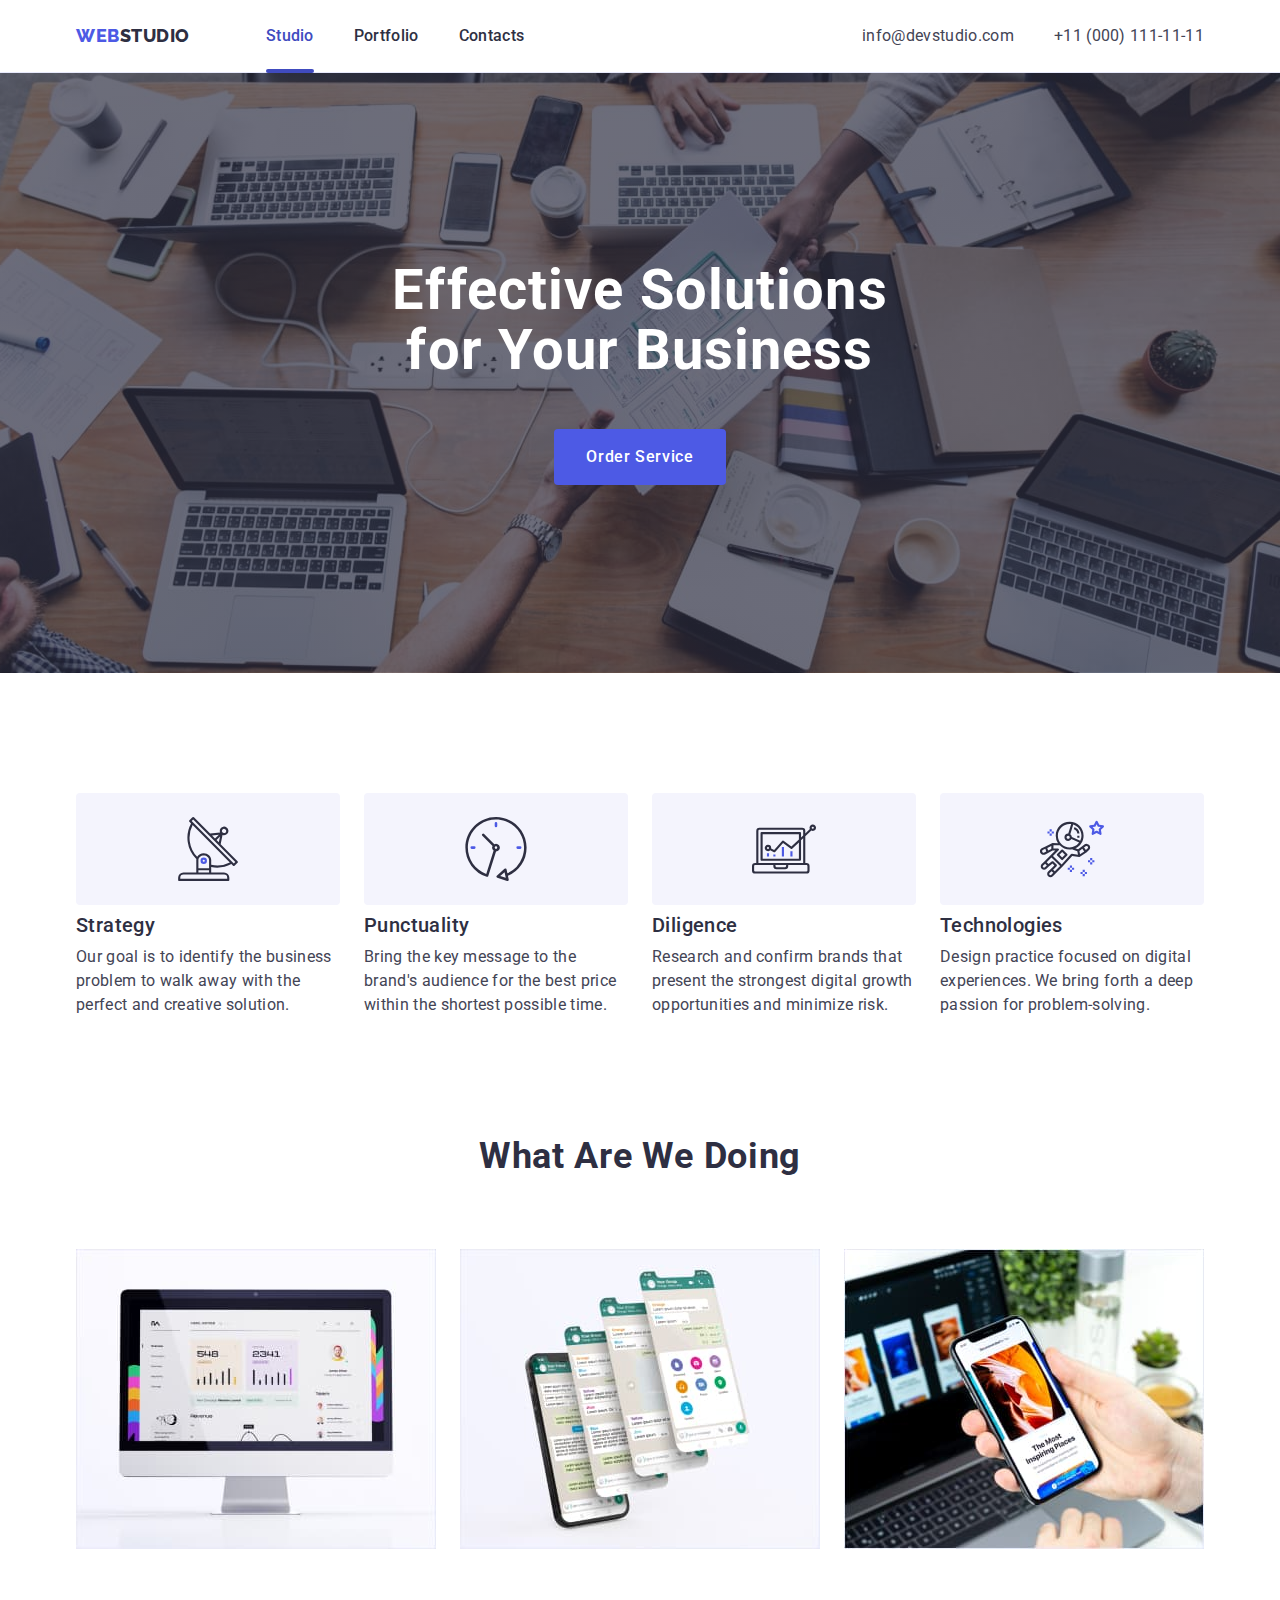
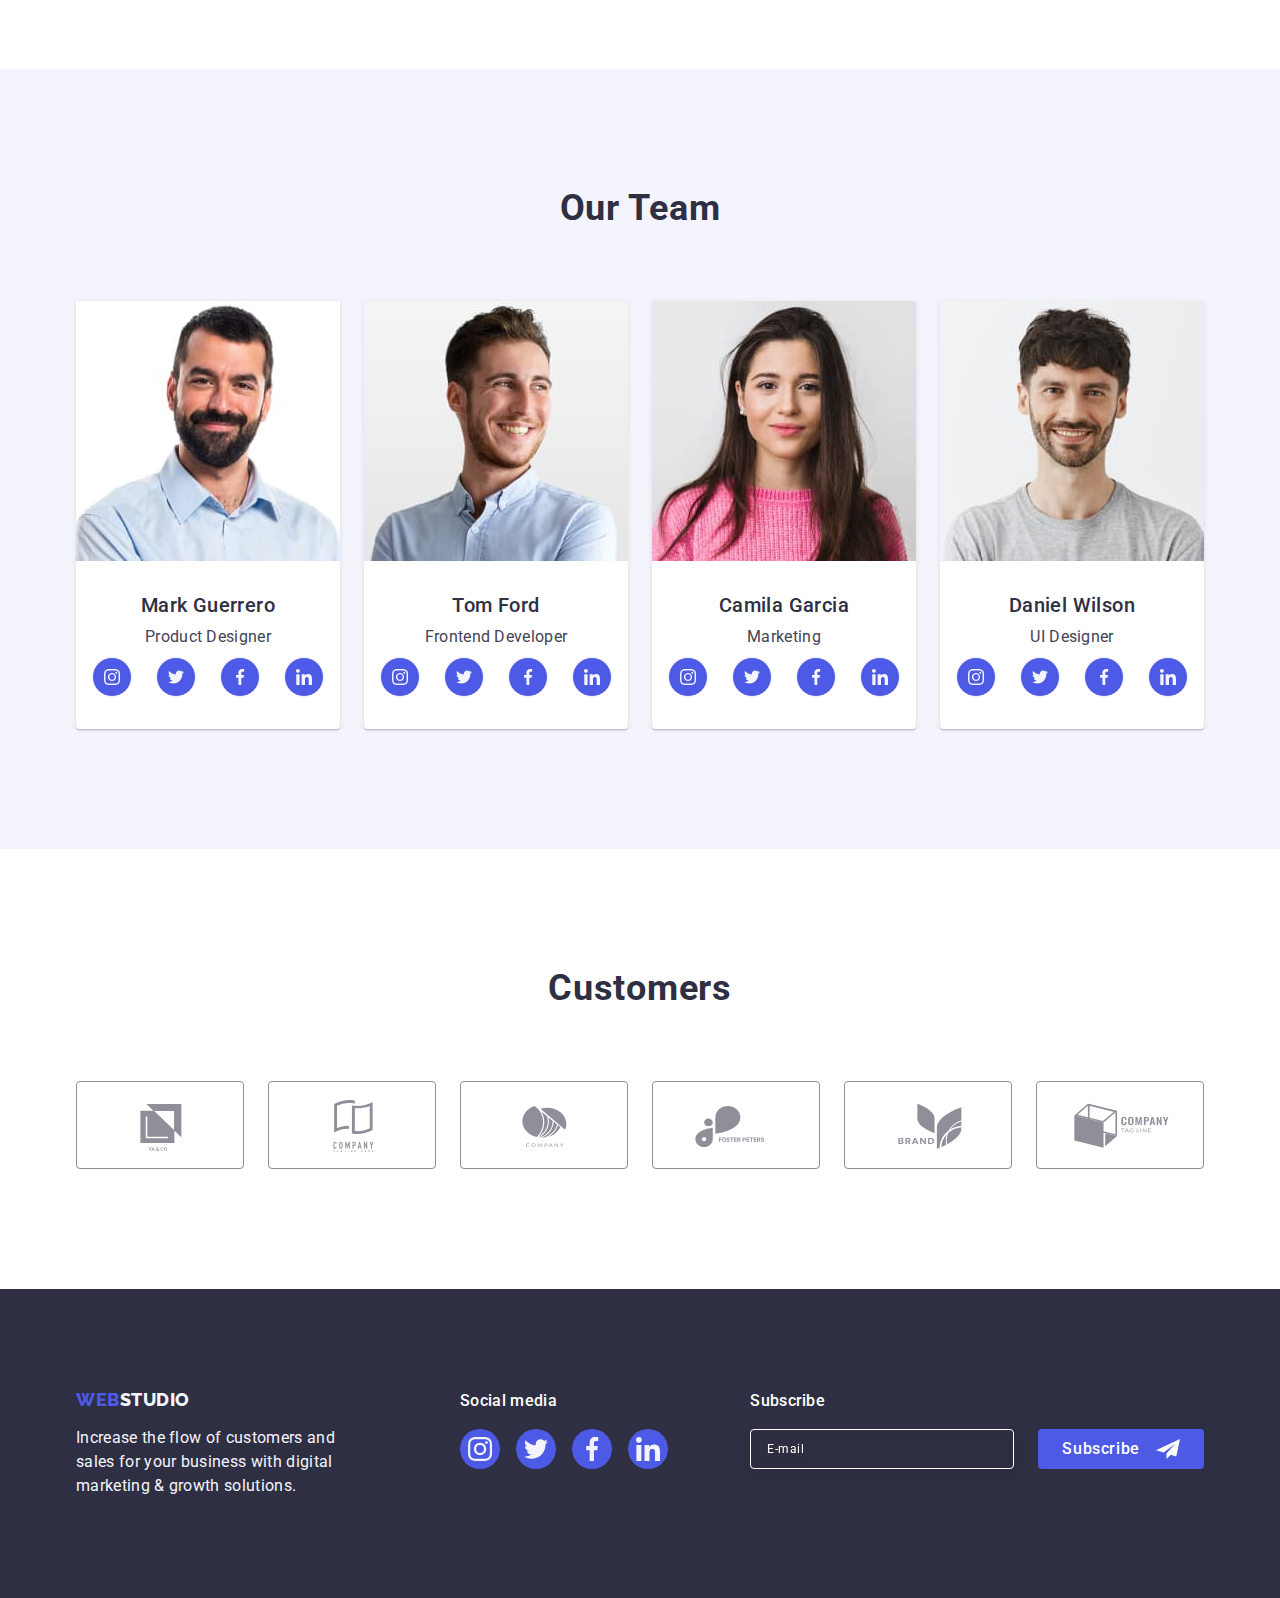
<file: index.html>
<!DOCTYPE html>
<html lang="en">
<head>
    <meta charset="UTF-8">
    <meta http-equiv="X-UA-Compatible" content="IE=edge">
    <meta name="viewport" content="width=device-width, initial-scale=1.0">
    <link rel="preconnect" href="https://fonts.googleapis.com">
    <link rel="preconnect" href="https://fonts.gstatic.com" crossorigin>
    <link href="https://fonts.googleapis.com/css2?family=Raleway:wght@800&family=Roboto:wght@400;500;700;900&display=swap"
        rel="stylesheet">
    <title>WebStudio</title>
    <link href="https://cdn.jsdelivr.net/npm/modern-normalize@2.0.0/modern-normalize.min.css" rel="stylesheet">
    <link rel="stylesheet" href="./css/styles.css">
</head>

<body>
    <header class="header">
        <div class="container header-container">
            <nav class="header-navigation">
                <a class="logo link" href="./index.html">Web<span class="logo-black">Studio</span></a>
                <ul class="header-menu-nav list">
                    <li class="menu-nav-item">
                        <a class="menu-nav-link link current" href="./index.html">Studio</a>
                    </li>
                    <li class="menu-nav-item">
                        <a class="menu-nav-link link" href="./portfolio.html">Portfolio</a>
                    </li>
                    <li class="menu-nav-item">
                        <a class="menu-nav-link link" href="">Contacts</a>
                    </li>
                </ul>
            </nav>
            <address class="contact">
                <ul class="contact-list list">
                    <li class="contact-item">
                        <a class="contact-link link" href="mailto:info@devstudio.com">info@devstudio.com</a>
                    </li>
                    <li class="contact-item">
                        <a class="contact-link link" href="tel:+110001111111">+11 (000) 111-11-11</a>
                    </li>
                </ul>
            </address>
        </div>
    </header>
     
    <main class="main-content">
        <section class="hero">
            <div class="container hero-container">
                <h1 class="hero-title">Effective Solutions for Your Business</h1>
                <button class="hero-btn" type="button" data-modal-open>Order Service</button>
            </div>
        </section>

        <section class="description">
            <div class="container description-container">
                <h2 class="visually-hidden">Specialty</h2>
                <ul class="description-list list">
                    <li class="description-list-item">
                        <div class="description-list-container">
                            <svg class="description-item-icon" width="64" height="64">
                                <use href="./images/icons.svg#icon-antenna"></use>
                            </svg>
                        </div>
                        <h3 class="title">Strategy</h3>
                        <p class="about-description">Our goal is to identify the business problem to walk away with the perfect and creative solution.</p>
                    </li>
                    <li class="description-list-item">
                        <div class="description-list-container">
                            <svg class="description-item-icon" width="64" height="64">
                                <use href="./images/icons.svg#icon-clock"></use>
                            </svg>
                        </div>
                        <h3 class="title">Punctuality</h3>
                        <p class="about-description">Bring the key message to the brand's audience for the best price within the shortest possible time.</p>
                    </li>
                    <li class="description-list-item">
                        <div class="description-list-container">
                            <svg class="description-item-icon" width="64" height="64">
                                <use href="./images/icons.svg#icon-diagram"></use>
                            </svg>
                        </div>
                        <h3 class="title">Diligence</h3>
                        <p class="about-description">Research and confirm brands that present the strongest digital growth opportunities and minimize risk.</p>
                    </li>
                    <li class="description-list-item">
                        <div class="description-list-container">
                            <svg class="description-item-icon" width="64" height="64">
                                <use href="./images/icons.svg#icon-astronaut"></use>
                            </svg>
                        </div>
                        <h3 class="title">Technologies</h3>
                        <p class="about-description">Design practice focused on digital experiences. We bring forth a deep passion for problem-solving.</p>
                    </li>
                </ul>
            </div>
        </section>

        <section class="work">
            <div class="container work-container">
                <h2 class="title-section">What are we doing</h2>
                <ul class="work-list list">
                    <li class="work-list-item">
                        <img class="work-item-img" src="./images/our-work/img-1.jpg" alt="Monitor" width="360" height="300"/>
                    </li>
                    <li class="work-list-item">
                        <img class="work-item-img" src="./images/our-work/img-2.jpg" alt="Structuring" width="360" height="300"/>
                    </li>
                    <li class="work-list-item">
                        <img class="work-item-img" src="./images/our-work/img-3.jpg" alt="Positioning" width="360" height="300"/>
                    </li>
                </ul>
            </div>
        </section>

        <section class="our-team">
            <div class="container our-team-container">
                <h2 class="title-section">Our Team</h2>
                <ul class="team-list list">
                    <li class="team-list-item">
                        <img class="team-photo" src="./images/our-team/team-guerrero.jpg" alt="Product Designer" width="264" height="260"/>
                            <div class="team-card-content">
                                <h3 class="title">Mark Guerrero</h3>
                                <p class="team-position">Product Designer</p>
                                <ul class="social-list list">
                                    <li class="social-items">
                                        <a class="team-social-link link" href="" aria-label="" target="_blank" rel="noopener noferrer">
                                            <svg class="team-social-icon" width="16" height="16">
                                                <use href="./images/icons.svg#icon-instagram"></use>
                                            </svg>
                                        </a>
                                    </li>
                                    <li class="social-items">
                                        <a class="team-social-link link" href="" aria-label="" target="_blank" rel="noopener noferrer">
                                            <svg class="team-social-icon" width="16" height="16">
                                                <use href="./images/icons.svg#icon-twitter"></use>
                                            </svg>
                                        </a>
                                    </li>
                                    <li class="social-items">
                                        <a class="team-social-link link" href="" aria-label="" target="_blank" rel="noopener noferrer">
                                            <svg class="team-social-icon" width="16" height="16">
                                                <use href="./images/icons.svg#icon-facebook"></use>
                                            </svg>
                                        </a>
                                    </li>
                                    <li class="social-items">
                                        <a class="team-social-link link" href="" aria-label="" target="_blank" rel="noopener noferrer">
                                            <svg class="team-social-icon" width="16" height="16">
                                                <use href="./images/icons.svg#icon-linkedin"></use>
                                            </svg>
                                        </a>
                                    </li>
                                </ul>
                            </div>
                    </li>
                    <li class="team-list-item">
                        <img class="team-photo" src="./images/our-team/team-ford.jpg" alt="Frontend Developer" width="264" height="260"/>
                            <div class="team-card-content">
                                <h3 class="title">Tom Ford</h3>
                                <p class="team-position">Frontend Developer</p>
                                <ul class="social-list list">
                                    <li class="social-items">
                                        <a class="team-social-link link" href="" aria-label="" target="_blank" rel="noopener noferrer">
                                            <svg class="team-social-icon" width="16" height="16">
                                                <use href="./images/icons.svg#icon-instagram"></use>
                                            </svg>
                                        </a>
                                    </li>
                                    <li class="social-items">
                                        <a class="team-social-link link" href="" aria-label="" target="_blank" rel="noopener noferrer">
                                            <svg class="team-social-icon" width="16" height="16">
                                                <use href="./images/icons.svg#icon-twitter"></use>
                                            </svg>
                                        </a>
                                    </li>
                                    <li class="social-items">
                                        <a class="team-social-link link" href="" aria-label="" target="_blank" rel="noopener noferrer">
                                            <svg class="team-social-icon" width="16" height="16">
                                                <use href="./images/icons.svg#icon-facebook"></use>
                                            </svg>
                                        </a>
                                    </li>
                                    <li class="social-items">
                                        <a class="team-social-link link" href="" aria-label="" target="_blank" rel="noopener noferrer">
                                            <svg class="team-social-icon" width="16" height="16">
                                                <use href="./images/icons.svg#icon-linkedin"></use>
                                            </svg>
                                        </a>
                                    </li>
                                </ul>
                            </div>
                    </li>
                    <li class="team-list-item">
                        <img class="team-photo" src="./images/our-team/team-garcia.jpg" alt="Marketing" width="264" height="260"/>
                            <div class="team-card-content">
                                <h3 class="title">Camila Garcia</h3>
                                <p class="team-position">Marketing</p>
                                <ul class="social-list list">
                                    <li class="social-items">
                                        <a class="team-social-link link" href="" aria-label="" target="_blank" rel="noopener noferrer">
                                            <svg class="team-social-icon" width="16" height="16">
                                                <use href="./images/icons.svg#icon-instagram"></use>
                                            </svg>
                                        </a>
                                    </li>
                                    <li class="social-items">
                                        <a class="team-social-link link" href="" aria-label="" target="_blank" rel="noopener noferrer">
                                            <svg class="team-social-icon" width="16" height="16">
                                                <use href="./images/icons.svg#icon-twitter"></use>
                                            </svg>
                                        </a>
                                    </li>
                                    <li class="social-items">
                                        <a class="team-social-link link" href="" aria-label="" target="_blank" rel="noopener noferrer">
                                            <svg class="team-social-icon" width="16" height="16">
                                                <use href="./images/icons.svg#icon-facebook"></use>
                                            </svg>
                                        </a>
                                    </li>
                                    <li class="social-items">
                                        <a class="team-social-link link" href="" aria-label="" target="_blank" rel="noopener noferrer">
                                            <svg class="team-social-icon" width="16" height="16">
                                                <use href="./images/icons.svg#icon-linkedin"></use>
                                            </svg>
                                        </a>
                                    </li>
                                </ul>
                            </div>
                    </li>
                    <li class="team-list-item">
                        <img class="team-photo" src="./images/our-team/team-wilson.jpg" alt="UI Designer" width="264" height="260"/>
                            <div class="team-card-content">
                                <h3 class="title">Daniel Wilson</h3>
                                <p class="team-position">UI Designer</p>
                                <ul class="social-list list">
                                    <li class="social-items">
                                        <a class="team-social-link link" href="" aria-label="" target="_blank" rel="noopener noferrer">
                                            <svg class="team-social-icon" width="16" height="16">
                                                <use href="./images/icons.svg#icon-instagram"></use>
                                            </svg>
                                        </a>
                                    </li>
                                    <li class="social-items">
                                        <a class="team-social-link link" href="" aria-label="" target="_blank" rel="noopener noferrer">
                                            <svg class="team-social-icon" width="16" height="16">
                                                <use href="./images/icons.svg#icon-twitter"></use>
                                            </svg>
                                        </a>
                                    </li>
                                    <li class="social-items">
                                        <a class="team-social-link link" href="" aria-label="" target="_blank" rel="noopener noferrer">
                                            <svg class="team-social-icon" width="16" height="16">
                                                <use href="./images/icons.svg#icon-facebook"></use>
                                            </svg>
                                        </a>
                                    </li>
                                    <li class="social-items">
                                        <a class="team-social-link link" href="" aria-label="" target="_blank" rel="noopener noferrer">
                                            <svg class="team-social-icon" width="16" height="16">
                                                <use href="./images/icons.svg#icon-linkedin"></use>
                                            </svg>
                                        </a>
                                    </li>
                                </ul>
                            </div>
                    </li>
                </ul>
            </div>
        </section>

        <section class="clients">
            <div class="container clients-container">
                <h2 class="title-section">Customers</h2>
                <ul class="clients-list list">
                    <li class="clients-items">
                        <a class="clients-link link" href="" aria-label="" target="_blank" rel="noopener noferrer">
                            <svg class="clients-icon" width="104" height="56">
                                <use href="./images/icons.svg#icon-logo-client-1"></use>
                            </svg>
                        </a>
                    </li>
                    <li class="clients-items">
                        <a class="clients-link link" href="" aria-label="" target="_blank" rel="noopener noferrer">
                            <svg class="clients-icon" width="104" height="56">
                                <use href="./images/icons.svg#icon-logo-client-2"></use>
                            </svg>
                        </a>
                    </li>
                    <li class="clients-items">
                        <a class="clients-link link" href="" aria-label="" target="_blank" rel="noopener noferrer">
                            <svg class="clients-icon" width="104" height="56">
                                <use href="./images/icons.svg#icon-logo-client-3"></use>
                            </svg>
                        </a>
                    </li>
                    <li class="clients-items">
                        <a class="clients-link link" href="" aria-label="" target="_blank" rel="noopener noferrer">
                            <svg class="clients-icon" width="104" height="56">
                                <use href="./images/icons.svg#icon-logo-client-4"></use>
                            </svg>
                        </a>
                    </li>
                    <li class="clients-items">
                        <a class="clients-link link" href="" aria-label="" target="_blank" rel="noopener noferrer">
                            <svg class="clients-icon" width="104" height="56">
                                <use href="./images/icons.svg#icon-logo-client-5"></use>
                            </svg>
                        </a>
                    </li>
                    <li class="clients-items">
                        <a class="clients-link link" href="" aria-label="" target="_blank" rel="noopener noferrer">
                            <svg class="clients-icon" width="104" height="56">
                                <use href="./images/icons.svg#icon-logo-client-6"></use>
                            </svg>
                        </a>
                    </li>
                </ul>
            </div>
        </section>
    </main>
    
    <footer class="footer">
        <div class="container footer-container">
            <div class="footer-logo-text">
                <a class="logo link footer-logo-link" href="./index.html" aria-label="" target="_blank" rel="noopener noferrer">Web<span
                        class="logo-white">Studio</span></a>
                <p class="footer-text">Increase the flow of customers and sales for your business with digital marketing & growth solutions.</p>
            </div>
            <div class="footer-list">
                <p class="footer-social-description">Social media</p>
                <ul class="footer-social-list list">
                    <li class="footer-social-items">
                        <a class="footer-social-link link" href="" aria-label="" target="_blank" rel="noopener noferrer">
                            <svg class="footer-social-icon" width="24" height="24">
                                <use href="./images/icons.svg#icon-instagram"></use>
                            </svg>
                        </a>
                    </li>
                    <li class="footer-social-items">
                        <a class="footer-social-link link" href="" aria-label="" target="_blank" rel="noopener noferrer">
                            <svg class="footer-social-icon" width="24" height="24">
                                <use href="./images/icons.svg#icon-twitter"></use>
                            </svg>
                        </a>
                    </li>
                    <li class="footer-social-items">
                        <a class="footer-social-link link" href="" aria-label="" target="_blank" rel="noopener noferrer">
                            <svg class="footer-social-icon" width="24" height="24">
                                <use href="./images/icons.svg#icon-facebook"></use>
                            </svg>
                        </a>
                    </li>
                    <li class="footer-social-items">
                        <a class="footer-social-link link" href="" aria-label="" target="_blank" rel="noopener noferrer">
                            <svg class="footer-social-icon" width="24" height="24">
                                <use href="./images/icons.svg#icon-linkedin"></use>
                            </svg>
                        </a>
                    </li>
                </ul>
            </div>
            <div class="footer-input-form">
                <p class="footer-social-description">Subscribe</p>
                <form class="footer-form">
                    <label class="footer-label">
                        <input class="footer-input" type="email" name="user-email" placeholder="E-mail">
                    </label>
                    <button class="hero-btn footer-input-btn" type="submit">Subscribe
                        <svg class="footer-btn-icon" width="24" height="24">
                            <use href="./images/icons.svg#icon-send"></use>
                        </svg>
                    </button>
                </form>
            </div>
        </div>
    </footer>

    <div class="backdrop is-hidden" data-modal>
        <div class="modal">
            <button class="close-btn" type="button" data-modal-close>
                <svg class="close-btn-icon" width="8" height="8">
                    <use href="./images/icons.svg#icon-close-btn-icon"></use>
                </svg>
            </button>
            <p class="modal-title">Leave your contacts and we will call you back</p>
            <form class="modal-form">
                <div class="form-group-items">
                    <label class="form-label" for="user-name">Name</label>
                    <div class="form-input-wrap">
                        <input class="form-input" type="text" id="user-name" name="user-name" required />
                        <svg class="form-icon" width="18" height="24">
                            <use href="./images/icons.svg#icon-input-person" ></use>
                        </svg>
                    </div>
                </div>
                <div class="form-group-items">
                    <label class="form-label" for="user-tel">Phone</label>
                    <div class="form-input-wrap">
                        <input class="form-input" type="tel" id="user-tel" name="user-tel" required />
                        <svg class="form-icon" width="18" height="24">
                            <use href="./images/icons.svg#icon-input-phone"></use>
                        </svg>
                    </div>
                </div>
                <div class="form-group-items">
                    <label class="form-label" for="user-email">Email</label>
                    <div class="form-input-wrap">
                        <input class="form-input" type="email" id="user-email" name="user-email" required />
                        <svg class="form-icon" width="18" height="24">
                            <use href="./images/icons.svg#icon-input-email"></use>
                        </svg>
                    </div>
                </div>
                <div class="form-group-textarea">
                    <label class="form-label" for="user-comment">Comment</label>
                    <textarea class="form-textarea" id="user-comment" name="user-comment" placeholder="Text input" required></textarea>
                </div>
                <div class="form-modal-checkbox">
                    <input class="modal-check visually-hidden" type="checkbox" id="user-privacy" name="user-privacy" value="true" />
                    <label class="modal-check-text" for="user-privacy">
                        <span class="modal-check-icon">
                            <svg class="check-icon" width="10" height="8">
                                <use href="./images/icons.svg#icon-checkbox-click"></use>
                            </svg>
                        </span>
                        I accept the terms and conditions of the &nbsp;<a class="privacy-policy" href="">Privacy Policy</a>
                    </label>
                </div>
                <button class="hero-btn modal-btn" type="submit">Send</button>
            </form>
        </div>
    </div>
    <script src="./js/modal.js"></script>
</body>

</html>
</file>
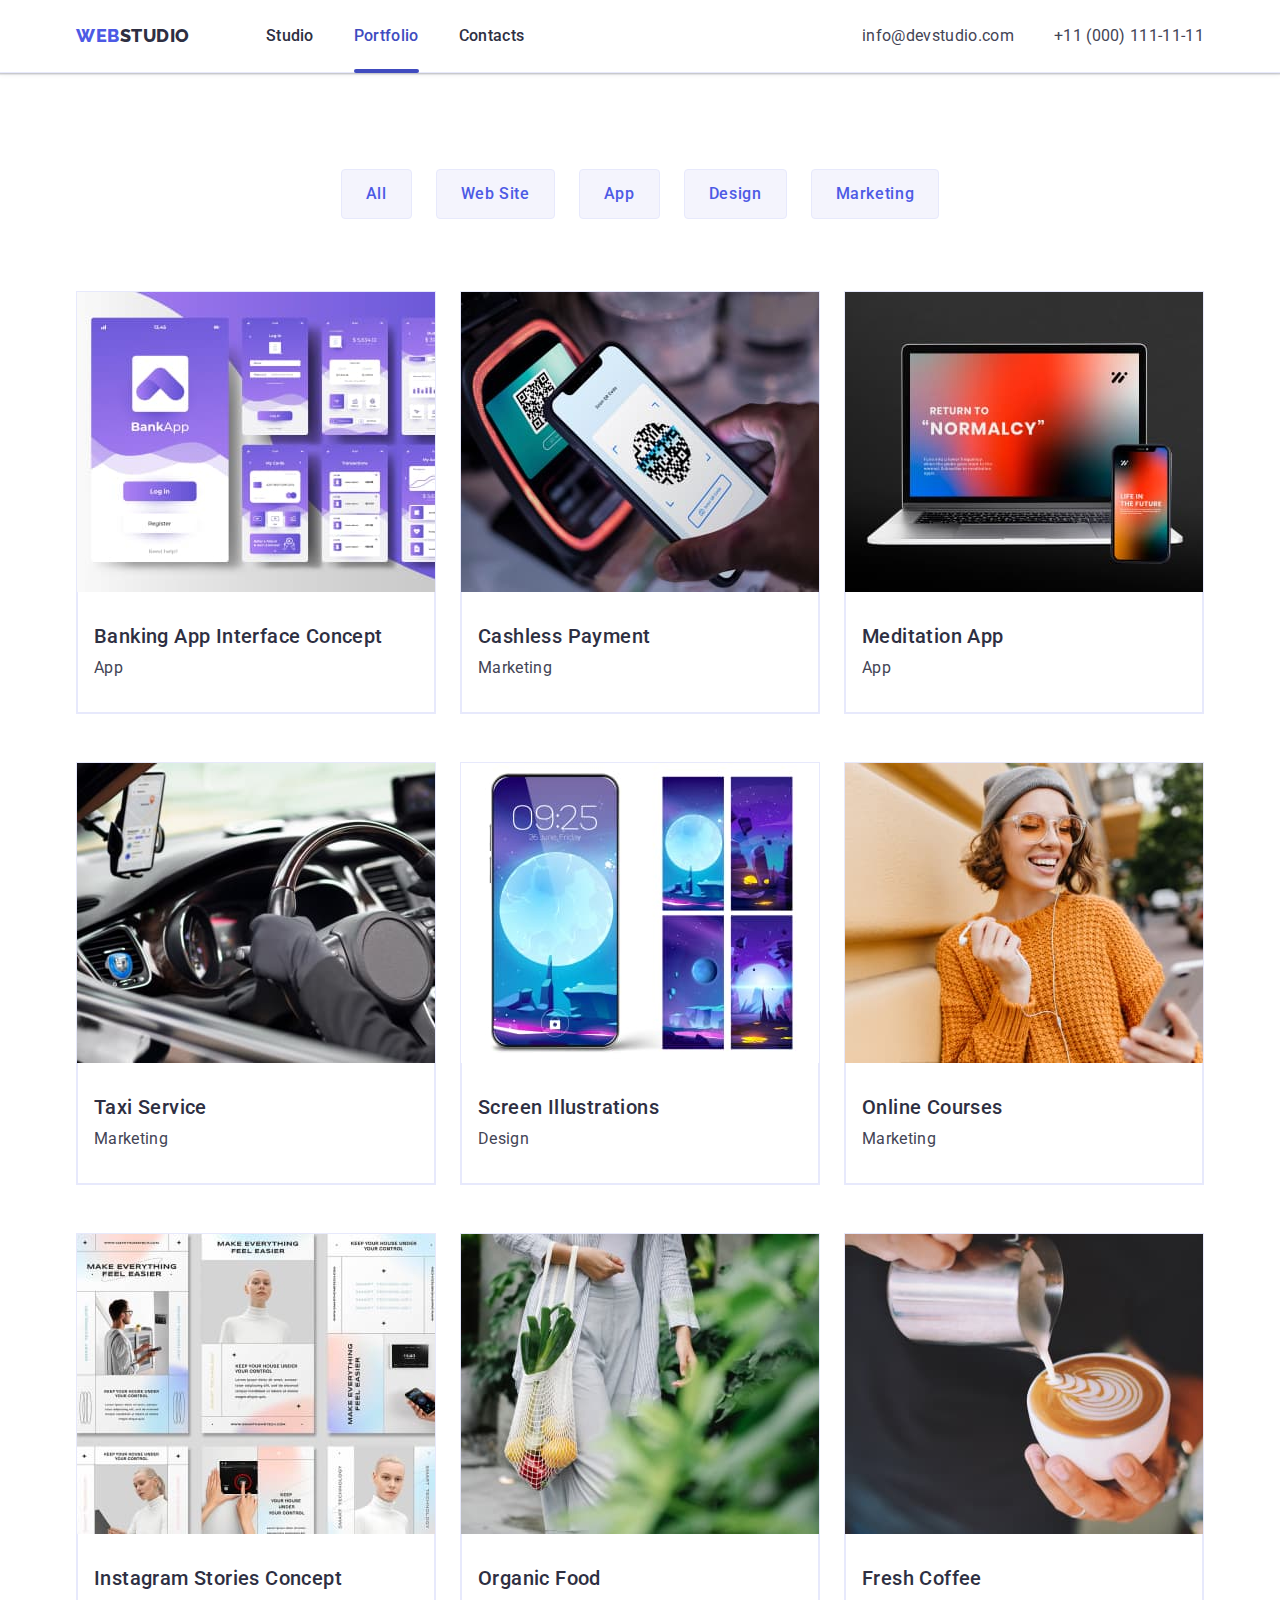
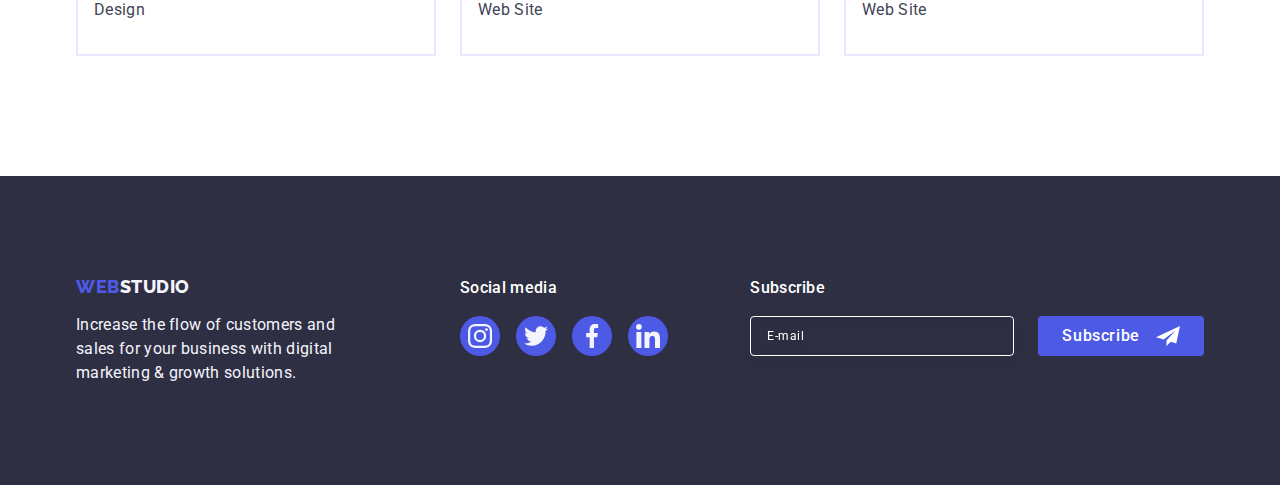
<file: portfolio.html>
<!DOCTYPE html>
<html lang="en">

<head>
    <meta charset="UTF-8">
    <meta http-equiv="X-UA-Compatible" content="IE=edge">
    <meta name="viewport" content="width=device-width, initial-scale=1.0">
    <link rel="preconnect" href="https://fonts.googleapis.com">
    <link rel="preconnect" href="https://fonts.gstatic.com" crossorigin>
    <link href="https://fonts.googleapis.com/css2?family=Raleway:wght@800&family=Roboto:wght@400;500;700;900&display=swap"
        rel="stylesheet">
    <title>Portfolio</title>
    <link href="https://cdn.jsdelivr.net/npm/modern-normalize@2.0.0/modern-normalize.min.css" rel="stylesheet">
    <link rel="stylesheet" href="./css/styles.css">
</head>

<body>
    <header class="header">
        <div class="container header-container">
            <nav class="header-navigation">
                <a class="logo link" href="./index.html">Web<span class="logo-black">Studio</span></a>
                <ul class="header-menu-nav list">
                    <li class="menu-nav-item">
                        <a class="menu-nav-link link" href="./index.html">Studio</a>
                    </li>
                    <li class="menu-nav-item">
                        <a class="menu-nav-link link current" href="./portfolio.html">Portfolio</a>
                    </li>
                    <li class="menu-nav-item">
                        <a class="menu-nav-link link" href="">Contacts</a>
                    </li>
                </ul>
            </nav>
            <address class="contact">
                <ul class="contact-list list">
                    <li class="contact-item">
                        <a class="contact-link link" href="mailto:info@devstudio.com">info@devstudio.com</a>
                    </li>
                    <li class="contact-item">
                        <a class="contact-link link" href="tel:+110001111111">+11 (000) 111-11-11</a>
                    </li>
                </ul>
            </address>
        </div>
    </header>

    <main class="portfolio-content">
        <section class="projects">
            <div class="container projects-container">
                <h1 class="visually-hidden">Projects portfolio</h1>

                <ul class="projects-filters-list list">
                    <li class="projects-filters-btn">
                        <button class="filter-btn" type="button">All</button>
                    </li>
                    <li class="projects-filters-btn">
                        <button class="filter-btn" type="button">Web Site</button>
                    </li>
                    <li class="projects-filters-btn">
                        <button class="filter-btn" type="button">App</button>
                    </li>
                    <li class="projects-filters-btn">
                        <button class="filter-btn" type="button">Design</button>
                    </li>
                    <li class="projects-filters-btn">
                        <button class="filter-btn" type="button">Marketing</button>
                    </li>
                </ul>

                <ul class="projects-list list">
                    <li class="projects-item">
                        <a class="projects-link link" href="#" aria-label="" target="_blank" rel="noopener noferrer">
                            <div class="project-overlay">
                                <img class="project-img" src="./images/project/banking.jpg" alt="Banking App Interface Concept" width="360" height="300"/>
                                <p class="project-overlay-item">
                                    14 Stylish and User-Friendly App Design Concepts · Task Manager App · Calorie Tracker App · Exotic Fruit Ecommerce App · Cloud Storage App
                                </p>
                            </div>
                            <div class="projects-card-content">
                                <h2 class="title">Banking App Interface Concept</h2>
                                <p class="projects-filters">App</p>
                            </div>
                        </a>
                    </li>
                    <li class="projects-item">
                        <a class="projects-link link" href="#" aria-label="" target="_blank" rel="noopener noferrer">
                            <div class="project-overlay">
                                <img class="project-img" src="./images/project/cashless.jpg" alt="Cashless Payment" width="360" height="300"/>
                                <p class="project-overlay-item">
                                    14 Stylish and User-Friendly App Design Concepts · Task Manager App · Calorie Tracker App · Exotic Fruit Ecommerce App · Cloud Storage App
                                </p>
                            </div>
                            <div class="projects-card-content">
                                <h2 class="title">Cashless Payment</h2>
                                <p class="projects-filters">Marketing</p>
                            </div>
                        </a>
                    </li>
                    <li class="projects-item">
                        <a class="projects-link link" href="#" aria-label="" target="_blank" rel="noopener noferrer">
                            <div class="project-overlay">
                                <img class="project-img" src="./images/project/meditaion.jpg" alt="Meditaion App" width="360" height="300"/>
                                <p class="project-overlay-item">
                                    14 Stylish and User-Friendly App Design Concepts · Task Manager App · Calorie Tracker App · Exotic Fruit Ecommerce App · Cloud Storage App
                                </p>
                            </div>
                            <div class="projects-card-content">
                                <h2 class="title">Meditation App</h2>
                                <p class="projects-filters">App</p>
                            </div>
                        </a>
                    </li>
                    <li class="projects-item">
                        <a class="projects-link link" href="#" aria-label="" target="_blank" rel="noopener noferrer">
                            <div class="project-overlay">
                                <img class="project-img" src="./images/project/taxi.jpg" alt="Taxi Service" width="360" height="300"/>
                                <p class="project-overlay-item">
                                    14 Stylish and User-Friendly App Design Concepts · Task Manager App · Calorie Tracker App · Exotic Fruit Ecommerce App · Cloud Storage App
                                </p>
                            </div>
                            <div class="projects-card-content">
                                <h2 class="title">Taxi Service</h2>
                                <p class="projects-filters">Marketing</p>
                            </div>
                        </a>
                    </li>
                    <li class="projects-item">
                        <a class="projects-link link" href="#" aria-label="" target="_blank" rel="noopener noferrer">
                            <div class="project-overlay">
                                <img class="project-img" src="./images/project/screen.jpg" alt="Screen Illustrations" width="360" height="300"/>
                                <p class="project-overlay-item">
                                    14 Stylish and User-Friendly App Design Concepts · Task Manager App · Calorie Tracker App · Exotic Fruit Ecommerce App · Cloud Storage App
                                </p>
                            </div>
                            <div class="projects-card-content">
                                <h2 class="title">Screen Illustrations</h2>
                                <p class="projects-filters">Design</p>
                            </div>
                        </a>
                    </li>
                    <li class="projects-item">
                        <a class="projects-link link" href="#" aria-label="" target="_blank" rel="noopener noferrer">
                            <div class="project-overlay">
                                <img class="project-img" src="./images/project/online.jpg" alt="Online Courses" width="360" height="300"/>
                                <p class="project-overlay-item">
                                    14 Stylish and User-Friendly App Design Concepts · Task Manager App · Calorie Tracker App · Exotic Fruit Ecommerce App · Cloud Storage App
                                </p>
                            </div>
                            <div class="projects-card-content">
                                <h2 class="title">Online Courses</h2>
                                <p class="projects-filters">Marketing</p>
                            </div>
                        </a>
                    </li>
                    <li class="projects-item">
                        <a class="projects-link link" href="#" aria-label="" target="_blank" rel="noopener noferrer">
                            <div class="project-overlay">
                                <img class="project-img" src="./images/project/instagram.jpg" alt="Instagram Stories Concept" width="360" height="300"/>
                                <p class="project-overlay-item">
                                    14 Stylish and User-Friendly App Design Concepts · Task Manager App · Calorie Tracker App · Exotic Fruit Ecommerce App · Cloud Storage App
                                </p>
                            </div>
                            <div class="projects-card-content">
                                <h2 class="title">Instagram Stories Concept</h2>
                                <p class="projects-filters">Design</p>
                            </div>
                        </a>
                    </li>
                    <li class="projects-item">
                        <a class="projects-link link" href="#" aria-label="" target="_blank" rel="noopener noferrer">
                            <div class="project-overlay">
                                <img class="project-img" src="./images/project/organic.jpg" alt="Organic Food" width="360" height="300"/>
                                <p class="project-overlay-item">
                                    14 Stylish and User-Friendly App Design Concepts · Task Manager App · Calorie Tracker App · Exotic Fruit Ecommerce App · Cloud Storage App
                                </p>
                            </div>
                            <div class="projects-card-content">
                                <h2 class="title">Organic Food</h2>
                                <p class="projects-filters">Web Site</p>
                            </div>
                        </a>
                    </li>
                    <li class="projects-item">
                        <a class="projects-link link" href="#" aria-label="" target="_blank" rel="noopener noferrer">
                            <div class="project-overlay">
                                <img class="project-img" src="./images/project/fresh.jpg" alt="Fresh Coffee" width="360" height="300"/>
                                <p class="project-overlay-item">
                                    14 Stylish and User-Friendly App Design Concepts · Task Manager App · Calorie Tracker App · Exotic Fruit Ecommerce App · Cloud Storage App
                                </p>
                            </div>
                            <div class="projects-card-content">
                                <h2 class="title">Fresh Coffee</h2>
                                <p class="projects-filters">Web Site</p>
                            </div>
                        </a>
                    </li>
                </ul>
            </div>

        </section>
    </main>

    <footer class="footer">
        <div class="container footer-container">
            <div class="footer-logo-text">
                <a class="logo link footer-logo-link" href="./index.html" aria-label="" target="_blank"
                    rel="noopener noferrer">Web<span class="logo-white">Studio</span></a>
                <p class="footer-text">Increase the flow of customers and sales for your business with digital marketing & growth solutions.</p>
            </div>
            <div class="footer-list">
                <p class="footer-social-description">Social media</p>
                <ul class="footer-social-list list">
                    <li class="footer-social-items">
                        <a class="footer-social-link link" href="" aria-label="" target="_blank" rel="noopener noferrer">
                            <svg class="footer-social-icon" width="24" height="24">
                                <use href="./images/icons.svg#icon-instagram"></use>
                            </svg>
                        </a>
                    </li>
                    <li class="footer-social-items">
                        <a class="footer-social-link link" href="" aria-label="" target="_blank" rel="noopener noferrer">
                            <svg class="footer-social-icon" width="24" height="24">
                                <use href="./images/icons.svg#icon-twitter"></use>
                            </svg>
                        </a>
                    </li>
                    <li class="footer-social-items">
                        <a class="footer-social-link link" href="" aria-label="" target="_blank" rel="noopener noferrer">
                            <svg class="footer-social-icon" width="24" height="24">
                                <use href="./images/icons.svg#icon-facebook"></use>
                            </svg>
                        </a>
                    </li>
                    <li class="footer-social-items">
                        <a class="footer-social-link link" href="" aria-label="" target="_blank" rel="noopener noferrer">
                            <svg class="footer-social-icon" width="24" height="24">
                                <use href="./images/icons.svg#icon-linkedin"></use>
                            </svg>
                        </a>
                    </li>
                </ul>
            </div>
            <div class="footer-input-form">
                <p class="footer-social-description">Subscribe</p>
                <form class="footer-form">
                    <label class="footer-label">
                        <input class="footer-input" type="email" name="user-email" placeholder="E-mail">
                    </label>
                    <button class="hero-btn footer-input-btn" type="submit">Subscribe
                        <svg class="footer-btn-icon" width="24" height="24">
                            <use href="./images/icons.svg#icon-send"></use>
                        </svg>
                    </button>
                </form>
            </div>
        </div>
    </footer>
</body>

</html>
</file>
<file: css/styles.css>
:root {
    --main-color: #FFFFFF;
    --font-color: #2E2F42;
    --text-color: #434455;
    --main-bg-color: #FFFFFF;
    --main-darck-bg-color: #2E2F42;
    --logo-btn-color: #4D5AE5;
    --logo-footer-color: #F4F4FD;
    --hero-btn-bg-color: #4D5AE5;
    --accent-color: #404BBF;
    --accent-bg-color: #404BBF;
    --btn-team-bg-color: #F4F4FD;
    --border-color: #E7E9FC;
    --border-input-color: rgba(46, 47, 66, 0.40);
    --client-icon: #8E8F99;
    --modal-bg: #FCFCFC;
    --accent-footericon-color: #31D0AA;
    --label-color: #8E8F99;
    --form-icon-color: #2E2F42;
    --form-icon-accent-color: #4D5AE5;
    --textarea-color: #2E2F42;
    --transition: 250ms cubic-bezier(0.4, 0, 0.2, 1)
}

body {
    font-family: 'Roboto', sans-serif;
    font-size: 16px;
    letter-spacing: 0.02em;
    color: var(--text-color);
    background-color: var(--main-bg-color);
}

p, h1, h2, h3, h4, h5, h6 {
    margin-top: 0;
    margin-bottom: 0;
}

ul {
    list-style-type: none;
    margin-top: 0;
    margin-bottom: 0;
    padding-left: 0;
}

img {
    display: block;
}

.visually-hidden {
    position: absolute;
    width: 1px;
    height: 1px;
    margin: -1px;
    border: 0;
    padding: 0;
    white-space: nowrap;
    clip-path: inset(100%);
    clip: rect(0 0 0 0);
    overflow: hidden;
}

.link {
    text-decoration: none;
}

.list {
    list-style-type: none;
}

.container {
    width: 100%;
    max-width: 1158px;
    padding: 0 15px;
    margin: 0 auto;
}

/*! header */

.header {
    background-color: var(--main-bg-color);
    border-bottom: 1px solid var(--border-color);
    box-shadow: 0px 2px 1px rgba(46, 47, 66, 0.08),
        0px 1px 1px rgba(46, 47, 66, 0.16),
        0px 1px 6px rgba(46, 47, 66, 0.08);
}

.header-container {
    display: flex;
    align-items: center;
}

.header-navigation {
    display: flex;
    align-items: center;
}

.logo {
    font-family: 'Raleway', sans-serif;
    font-weight: 800;
    font-size: 18px;
    line-height: 1.17;
    letter-spacing: 0.03em;
    text-transform: uppercase;
    color: var(--logo-btn-color);
    display: inline-block;
    margin-right: 76px;
}

.logo-black {
    color: var(--font-color);
}

.logo-white {
    color: var(--logo-footer-color);
}

.header-menu-nav {
    display: flex;
    gap: 40px;
}

/* .menu-nav-item {} */

.menu-nav-link {
    display: block;
    font-weight: 500;
    line-height: 1.5;
    color: var(--font-color);
    padding: 24px 0;
    transition: color var(--transition);
}

.menu-nav-link:hover,
.menu-nav-link:focus {
    color: var(--accent-color);
}

.current {
    position: relative;
    color: var(--accent-color);
}

.current::after {
    content: '';
    position: absolute;
    left: 0;
    bottom: -1px;
    width: 100%;
    height: 4px;
    border-radius: 2px;
    background-color: var(--accent-color);
}

/*! address */

.contact {
    font-style: normal;
    margin-left: auto;
}

.contact-list {
    display: flex;
    align-items: center;
    gap: 40px;
}

/* .contact-item {} */

.contact-link {
    line-height: 1.5;
    color: var(--text-color);
    transition: color var(--transition);
}

.contact-link:hover,
.contact-link:focus {
    color: var(--accent-color);
}

/*? main-content */

/*! section hero */

.hero {
    background-color: var(--main-darck-bg-color);
    padding: 188px 0;
    background-image: linear-gradient(rgba(46, 47, 66, 0.7),
        rgba(46, 47, 66, 0.7)), url(../images/hero-bg.jpg);
    background-repeat: no-repeat;
    background-position: center;
    background-size: cover;
    max-width: 1440px;
    margin: 0 auto;
}

.hero-container {
    text-align: center;
}

.hero-title {
    font-weight: 700;
    font-size: 56px;
    line-height: 1.07;
    text-align: center;
    letter-spacing: 0.02em;
    color: var(--main-color);
    max-width: 496px;
    margin: 0 auto;
    margin-bottom: 48px;
}

.hero-btn {
    font-family: inherit;
    font-weight: 500;
    font-size: 16px;
    line-height: 1.5;
    letter-spacing: 0.04em;
    color: var(--main-color);
    background-color: var(--hero-btn-bg-color);
    border-radius: 4px;
    border: none;
    padding: 16px 32px;
    cursor: pointer;
    display: block;
    margin-left: auto;
    margin-right: auto;
    min-width: 169px;
    transition: background-color var(--transition);
}

.hero-btn:hover,
.hero-btn:focus {
    background-color: var(--accent-bg-color);
}

/*! section description */

.description {
    padding: 120px 0;
}

/* .description-container {} */

.description-list {
    display: flex;
    gap: 24px;
}

.description-list-item {
    width: calc((100% - 72px) /4);
}

.description-list-container {
    display: flex;
    justify-content: center;
    align-items: center;
    width: 264px;
    height: 112px;
    border-radius: 4px;
    background-color: var(--btn-team-bg-color);
    margin-bottom: 8px;
}

/* .description-item-icon {} */

.title-section {
    font-size: 36px;
    line-height: 1.11;
    text-align: center;
    letter-spacing: 0.02em;
    text-transform: capitalize;
    color: var(--font-color);
    margin-bottom: 72px;
}

.title {
    font-weight: 500;
    font-size: 20px;
    line-height: 1.2;
    letter-spacing: 0.02em;
    color: var(--font-color);
    margin-bottom: 8px;
}

.about-description {
    line-height: 1.5;
    color: var(--text-color);
}

/*! section work */

.work {
    padding-bottom: 120px;
}

/* .work-container {} */

.work-list {
    display: flex;
    justify-content: space-around;
    gap: 24px;
}

.work-list-item {
    width: calc((100% - 48px) / 3);
}

/* .work-item-img {} */


/*! section our-team */

.our-team {
    background-color: var(--btn-team-bg-color);
    text-align: center;
    display: flex;
    padding: 120px 0 120px;
}

/* .our-team-container {} */

.team-list {
    display: flex;
    align-items: center;
    gap: 24px;
}

.team-list-item {
    display: flex;
    flex-direction: column;
    align-items: center;
    justify-content: center;
    width: calc((100% - 72px) / 4);
    background-color: var(--main-bg-color);
    border-radius: 0px 0px 4px 4px;
    box-shadow: 0px 2px 1px 0px rgba(46, 47, 66, 0.08), 0px 1px 1px 0px rgba(46, 47, 66, 0.16), 0px 1px 6px 0px rgba(46, 47, 66, 0.08);
}

/* .team-photo {} */

.team-card-content {
    padding: 32px 0;
}

.team-position {
    line-height: 1.5;
    text-align: center;
    color: var(--text-color);
    margin-bottom: 8px;
}

.social-list {
    display: flex;
    justify-content: center;
    gap: 24px;
}

/* .social-items {} */
.team-social-link {
    display: flex;
    justify-content: center;
    align-items: center;
    width: 40px;
    height: 40px;
    background-color: var(--hero-btn-bg-color);
    border-radius: 50%;
    border: 1px solid var(--btn-team-bg-color);
    transition: background-color var(--transition);
}

.team-social-link:hover,
.team-social-link:focus {
    background-color: var(--accent-bg-color);
}

.team-social-icon {
    fill: var(--btn-team-bg-color);
}

/*! section clients */

.clients {
    padding-top: 120px;
    padding-bottom: 120px;
}

/* .clients-container {} */

.clients-list {
    display: flex;
    justify-content: space-around;
    gap: 24px;
}

.clients-items {
    min-width: calc((100% - 24px * 5) / 6);
    height: 88px;
}

.clients-link {
    display: flex;
    align-items: center;
    justify-content: center;
    width: 100%;
    height: 100%;
    border: 1px solid var(--client-icon);
    border-radius: 4px;
    color: var(--client-icon);
    transition: border-color var(--transition), color var(--transition);
}

.clients-link:hover,
.clients-link:focus {
    color: var(--accent-color);
    border-color: var(--accent-color);
}

.clients-icon {
    fill: currentColor;
}

/*! section footer */

.footer {
    background-color: var(--main-darck-bg-color);
    padding: 100px 0;
}

.footer-container {
    display: flex;
    align-items: baseline;
}

.footer-logo-text {
    margin-right: 120px;
}

.footer-logo-link {
    margin-bottom: 16px;
}

.footer-text {
    line-height: 1.5;
    color: var(--logo-footer-color);
    max-width: 264px;
}

/* .footer-list {} */

.footer-social-description {
    font-weight: 500;
    line-height: 1.5;
    color: var(--main-color);
    letter-spacing: 0.02em;
    margin-bottom: 16px;
}

.footer-social-list {
    display: flex;
    gap: 16px;
}

/* .footer-social-items {} */

.footer-social-link {
    display: flex;
    justify-content: center;
    align-items: center;
    width: 40px;
    height: 40px;
    background-color: var(--hero-btn-bg-color);
    border-radius: 50%;
    transition: background-color var(--transition);
}

.footer-social-link:hover,
.footer-social-link:focus {
    background-color: var(--accent-footericon-color);
}

.footer-social-icon {
    fill: var(--logo-footer-color)
}

.footer-input-form {
    margin-left: auto;
}

.footer-form {
    display: flex;
    gap: 24px;
}

/* .footer-label{} */

.footer-input {
    width: 264px;
    height: 40px;
    font-size: 12px;
    line-height: 1.5;
    letter-spacing: 0.04em;
    color: var(--main-color);
    border-radius: 4px;
    border: 1px solid var(--main-bg-color);
    filter: drop-shadow(0px 4px 4px rgba(0, 0, 0, 0.15));
    background-color: transparent;
    outline: transparent;
    padding: 8px 16px;
    transition: border-color var(--transition);
}

.footer-input::placeholder {
    display: flex;
    align-items: center;
    font-size: 12px;
    color: var(--main-color);
    line-height: 2;
    letter-spacing: 0.04em;
}

.footer-input:hover,
.footer-input:focus-within {
    border-color: var(--form-icon-accent-color);
}

.footer-input-btn {
    display: flex;
    flex-direction: row;
    align-items: center;
    justify-content: center;
    font-family: inherit;
    font-size: 16px;
    padding: 8px 24px;
    min-width: 165px;
    cursor: pointer;
}

.footer-btn-icon{
    margin-left: 16px;
    fill: var(--main-color);
}

/*! section portfolio-content */

.projects {
    padding-top: 96px;
    padding-bottom: 120px;
}

.projects-container {
    display: flex;
    flex-direction: column;
}

.projects-filters-list {
    display: flex;
    justify-content: center;
    gap: 24px;
    margin-bottom: 72px;
}

/* .projects-filters-btn {} */

.filter-btn {
    font-family: inherit;
    font-weight: 500;
    font-size: 16px;
    line-height: 1.5;
    text-align: center;
    letter-spacing: 0.04em;
    color: var(--logo-btn-color);
    border-radius: 4px;
    background-color: var(--btn-team-bg-color);
    border: 1px solid var(--border-color);
    cursor: pointer;
    padding: 12px 24px;
    display: block;
    margin: 0 auto;
    transition: color var(--transition), background-color var(--transition), border-color var(--transition), box-shadow var(--transition);
}

.filter-btn:hover,
.filter-btn:focus {
    color: var(--main-color);
    background-color: var(--accent-bg-color);
    border-color: transparent;
    box-shadow: 0px 2px 2px 0px rgba(0, 0, 0, 0.12), 0px 2px 1px 0px rgba(0, 0, 0, 0.08), 0px 3px 1px 0px rgba(0, 0, 0, 0.10);
}

.projects-list {
    display: flex;
    flex-wrap: wrap;
    gap: 24px;
    row-gap: 48px;
}

.projects-item {
    background-color: var(--main-bg-color);
    width: calc((100% - 48px) / 3);
}

.projects-link {
    display: block;
    border: 1px solid var(--border-color);
    background-color: var(--main-bg-color);
    transition: box-shadow var(--transition);
}

.projects-link:hover,
.projects-link:focus {
    border: 1px solid var(--btn-team-bg-color);
    box-shadow: 0px 2px 1px 0px rgba(46, 47, 66, 0.08), 0px 1px 1px 0px rgba(46, 47, 66, 0.16), 0px 1px 6px 0px rgba(46, 47, 66, 0.08);
}

.project-overlay {
    position: relative;
    overflow: hidden;
}

/* .project-img {} */

.project-overlay-item {
    position: absolute;
    font-weight: 400;
    line-height: 1.5;
    letter-spacing: 0.02em;
    color: var(--btn-team-bg-color);
    background-color: var(--hero-btn-bg-color);
    top: 0;
    left: 0;
    width: 100%;
    height: 100%;
    padding: 40px 32px;
    overflow-y: auto;
    transform: translateY(100%);
    transition: transform var(--transition);
}

.projects-link:hover .project-overlay-item,
.projects-link:focus .project-overlay-item {
    transform: translate(0);
}

.projects-card-content {
    padding: 32px 16px;
    border: 1px solid var(--border-color);
    border-top: 0;
}

.projects-filters {
    line-height: 1.5;
    color: var(--text-color);
}

/*! section backdrop */

.backdrop {
    position: fixed;
    top: 0;
    left: 0;
    width: 100%;
    height: 100%;
    background-color: rgba(46, 47, 66, 0.40);
    transition: opacity var(--transition), visibility var(--transition);
}

.is-hidden {
    visibility: hidden;
    opacity: 0;
    pointer-events: none;
}

.modal {
    position: absolute;
    top: 50%;
    left: 50%;
    transform: translate(-50%, -50%) scale(1);
    transition: transform var(--transition);
    width: 408px;
    min-height: 584px;
    border-radius: 4px;
    background-color: var(--modal-bg);
    box-shadow: 0px 2px 1px 0px rgba(0, 0, 0, 0.20), 0px 1px 3px 0px rgba(0, 0, 0, 0.12), 0px 1px 1px 0px rgba(0, 0, 0, 0.14);
    padding: 72px 24px 24px;
}

.backdrop.is-hidden .modal {
    transform: translate(-50%, -50%) scale(0);
}

.close-btn {
    position: absolute;
    display: flex;
    align-items: center;
    justify-content: center;
    right: 24px;
    top: 24px;
    width: 24px;
    height: 24px;
    background-color: var(--border-color);
    border: 1px solid rgba(0, 0, 0, 0.1);
    border-radius: 50%;
    padding: 0;
    cursor: pointer;
    transition: background-color var(--transition), border var(--transition);
}

.close-btn:hover,
.close-btn:focus {
    background-color: var(--accent-bg-color);
    border: none;
}

.close-btn-icon {
    fill: var(--font-color);
    transition: fill var(--transition);
}

.close-btn:hover .close-btn-icon,
.close-btn:focus .close-btn-icon {
    fill: var(--main-color);
}

.modal-title {
    color: var(--font-color);
    text-align: center;
    font-style: normal;
    font-weight: 500;
    line-height: 1.5;
    letter-spacing: 0.32px;
    margin-bottom: 16px;
}

/* .modal-form {} */

.form-group-items {
    margin-bottom: 8px;
}

.form-label {
    width: 100%;
    font-size: 12px;
    line-height: 1.17;
    letter-spacing: 0.04em;
    color: var(--label-color);
    display: block;
    margin-bottom: 4px;
}

.form-input-wrap {
    position: relative;
}

.form-input {
    font-family: inherit;
    width: 100%;
    height: 40px;
    border-radius: 4px;
    border: 1px solid var(--border-input-color);
    background-color: transparent;
    padding-left: 38px;
    padding-right: 16px;
    outline: transparent;
    transition: border-color var(--transition);
}

.form-input:hover,
.form-input:focus-within {
    border-color: var(--form-icon-accent-color);
}

.form-icon {
    position: absolute;
    fill: var(--form-icon-color);
    position: absolute;
    left: 16px;
    top: 50%;
    transform: translateY(-50%);
    transition: fill var(--transition);
}

.form-input:hover + .form-icon,
.form-input:focus-within + .form-icon {
    fill: var(--form-icon-accent-color);
}

.form-group-textarea {
    margin-bottom: 16px;
}

.form-textarea {
    font-family: inherit;
    width: 100%;
    height: 120px;
    color: rgba(46, 47, 66, 0.4);
    font-size: 12px;
    line-height: 1.17;
    letter-spacing: 0.04em;
    border-radius: 4px;
    border: 1px solid rgba(46, 47, 66, 0.4);
    margin-top: 4px;
    padding: 8px 16px;
    background-color: transparent;
    outline: transparent;
    resize: none;
    transition: border-color var(--transition);
}

.form-textarea:hover,
.form-textarea:focus-within {
    border-color: var(--form-icon-accent-color);
}

.form-textarea::placeholder {
    font-size: 12px;
    line-height: 1.17;
    letter-spacing: 0.48px;
    color: rgba(46, 47, 66, 0.4);
}

.form-modal-checkbox {
    margin-bottom: 24px;
}

/* .modal-check {} */

.modal-check-text {
    font-size: 12px;
    color: var(--label-color);
    line-height: 1.17;
    letter-spacing: 0.48px;
    align-items: center;
}

.modal-check-text span {
    display: inline-flex;
    width: 16px;
    height: 16px;
    border: 1px solid rgba(46, 47, 66, 0.4);
    border-radius: 2px;
    align-items: center;
    justify-content: center;
    fill: transparent;
    transition: background-color var(--transition), border var(--transition), fill var(--transition);
}

.modal-check:checked + .modal-check-text span {
    background-color: var(--accent-bg-color);
    border: none;
    fill: var(--logo-footer-color);
}

/* .modal-check-icon {} */

/* .check-icon {} */

.privacy-policy {
    color: var(--hero-btn-bg-color);
    line-height: 1.33;
    text-decoration: underline;
}

.modal-btn {
    letter-spacing: 0.64px;
    box-shadow: 0px 4px 4px 0px rgba(0, 0, 0, 0.15);
    margin-top: 24px;
}
</file>
